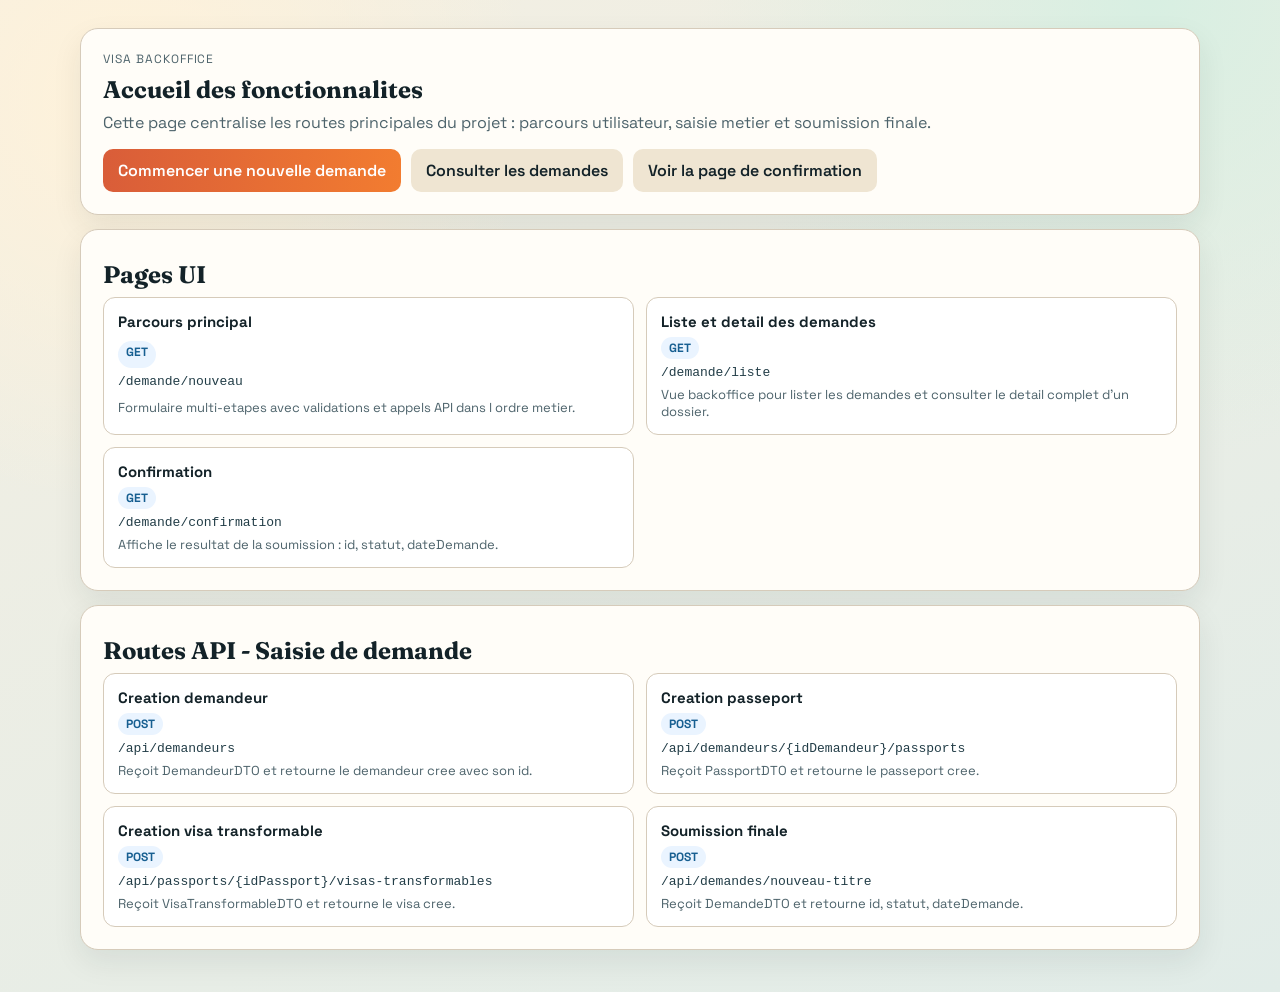
<file: back/src/main/resources/static/index.html>
<!doctype html>
<html lang="fr">
<head>
    <meta charset="UTF-8">
    <meta name="viewport" content="width=device-width, initial-scale=1.0">
    <title>Visa Backoffice - Accueil</title>
    <link rel="preconnect" href="https://fonts.googleapis.com">
    <link rel="preconnect" href="https://fonts.gstatic.com" crossorigin>
    <link href="https://fonts.googleapis.com/css2?family=Space+Grotesk:wght@400;500;700&family=Fraunces:opsz,wght@9..144,600&display=swap" rel="stylesheet">
    <style>
        :root {
            --bg-a: #f4efe2;
            --bg-b: #e1ece8;
            --ink: #132228;
            --muted: #4d636b;
            --line: #d6cbba;
            --card: #fffdf8;
            --accent: #d95d39;
            --accent-2: #f27c30;
        }

        * { box-sizing: border-box; }

        body {
            margin: 0;
            min-height: 100vh;
            font-family: "Space Grotesk", sans-serif;
            color: var(--ink);
            background:
                radial-gradient(circle at 10% 10%, #fff2da, transparent 28%),
                radial-gradient(circle at 90% 0%, #d8efe2, transparent 30%),
                linear-gradient(155deg, var(--bg-a), var(--bg-b));
        }

        .shell {
            width: min(1120px, 92vw);
            margin: 28px auto 42px;
            display: grid;
            gap: 14px;
        }

        .card {
            border: 1px solid var(--line);
            background: var(--card);
            border-radius: 18px;
            padding: 22px;
            box-shadow: 0 12px 30px rgba(19, 34, 40, 0.08);
        }

        h1, h2 {
            margin: 8px 0;
            font-family: "Fraunces", serif;
        }

        .eyebrow {
            margin: 0;
            text-transform: uppercase;
            letter-spacing: .08em;
            font-size: 12px;
            color: var(--muted);
        }

        .subtitle {
            margin: 0;
            color: var(--muted);
        }

        .cta-row {
            margin-top: 16px;
            display: flex;
            gap: 10px;
            flex-wrap: wrap;
        }

        .btn {
            border: none;
            border-radius: 10px;
            padding: 11px 15px;
            text-decoration: none;
            font-weight: 600;
            display: inline-block;
        }

        .btn-primary {
            background: linear-gradient(90deg, var(--accent), var(--accent-2));
            color: #fff;
        }

        .btn-secondary {
            background: #efe5d2;
            color: var(--ink);
        }

        .grid {
            display: grid;
            grid-template-columns: repeat(2, minmax(0, 1fr));
            gap: 12px;
        }

        .route-block {
            border: 1px solid var(--line);
            border-radius: 12px;
            padding: 14px;
            background: #fff;
            display: grid;
            gap: 6px;
        }

        .route-title {
            margin: 0;
            font-size: 15px;
            font-weight: 700;
        }

        .method {
            font-size: 12px;
            color: #175f91;
            background: #eaf4ff;
            border-radius: 999px;
            padding: 3px 8px;
            width: fit-content;
            font-weight: 700;
        }

        .path {
            font-family: ui-monospace, SFMono-Regular, Menlo, Monaco, Consolas, "Liberation Mono", "Courier New", monospace;
            font-size: 13px;
            color: #223d47;
            word-break: break-word;
        }

        .desc {
            font-size: 13px;
            color: var(--muted);
        }

        @media (max-width: 900px) {
            .grid { grid-template-columns: 1fr; }
        }
    </style>
</head>
<body>
    <main class="shell">
        <section class="card">
            <p class="eyebrow">Visa Backoffice</p>
            <h1>Accueil des fonctionnalites</h1>
            <p class="subtitle">
                Cette page centralise les routes principales du projet : parcours utilisateur, saisie metier et soumission finale.
            </p>
            <div class="cta-row">
                <a class="btn btn-primary" href="/demande/nouveau">Commencer une nouvelle demande</a>
                <a class="btn btn-secondary" href="/demande/liste">Consulter les demandes</a>
                <a class="btn btn-secondary" href="/demande/confirmation">Voir la page de confirmation</a>
            </div>
        </section>

        <section class="card">
            <h2>Pages UI</h2>
            <div class="grid">
                <article class="route-block">
                    <p class="route-title">Parcours principal</p>
                    <span class="method">GET</span>
                    <div class="path">/demande/nouveau</div>
                    <div class="desc">Formulaire multi-etapes avec validations et appels API dans l ordre metier.</div>
                </article>
                <article class="route-block">
                    <p class="route-title">Liste et detail des demandes</p>
                    <span class="method">GET</span>
                    <div class="path">/demande/liste</div>
                    <div class="desc">Vue backoffice pour lister les demandes et consulter le detail complet d'un dossier.</div>
                </article>
                <article class="route-block">
                    <p class="route-title">Confirmation</p>
                    <span class="method">GET</span>
                    <div class="path">/demande/confirmation</div>
                    <div class="desc">Affiche le resultat de la soumission : id, statut, dateDemande.</div>
                </article>
            </div>
        </section>

        <section class="card">
            <h2>Routes API - Saisie de demande</h2>
            <div class="grid">
                <article class="route-block">
                    <p class="route-title">Creation demandeur</p>
                    <span class="method">POST</span>
                    <div class="path">/api/demandeurs</div>
                    <div class="desc">Reçoit DemandeurDTO et retourne le demandeur cree avec son id.</div>
                </article>
                <article class="route-block">
                    <p class="route-title">Creation passeport</p>
                    <span class="method">POST</span>
                    <div class="path">/api/demandeurs/{idDemandeur}/passports</div>
                    <div class="desc">Reçoit PassportDTO et retourne le passeport cree.</div>
                </article>
                <article class="route-block">
                    <p class="route-title">Creation visa transformable</p>
                    <span class="method">POST</span>
                    <div class="path">/api/passports/{idPassport}/visas-transformables</div>
                    <div class="desc">Reçoit VisaTransformableDTO et retourne le visa cree.</div>
                </article>
                <article class="route-block">
                    <p class="route-title">Soumission finale</p>
                    <span class="method">POST</span>
                    <div class="path">/api/demandes/nouveau-titre</div>
                    <div class="desc">Reçoit DemandeDTO et retourne id, statut, dateDemande.</div>
                </article>
            </div>
        </section>
    </main>
</body>
</html>
</file>
